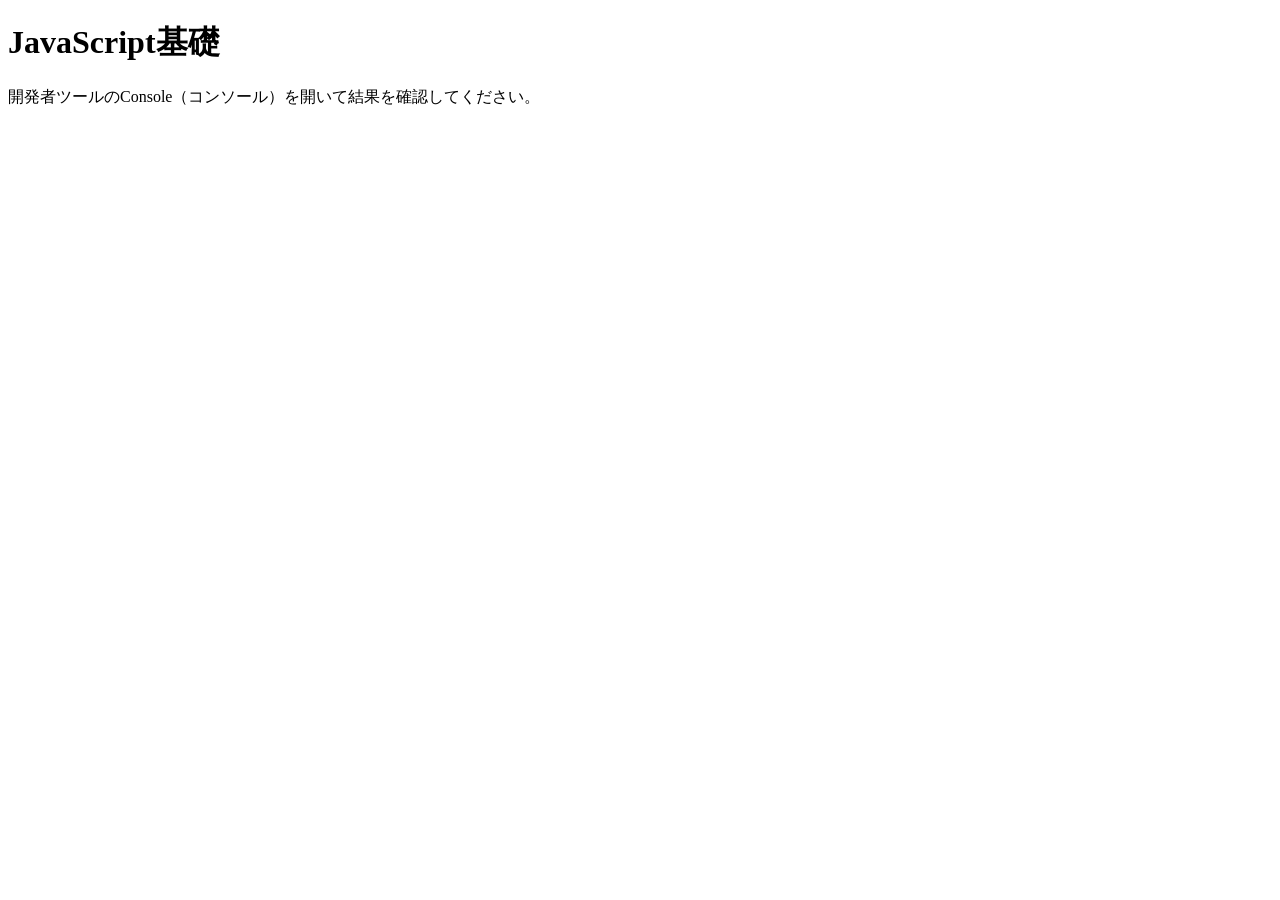
<file: 01_basics/index.html>
<!DOCTYPE html>
<html lang="ja">

<head>
    <meta charset="UTF-8">
    <meta name="viewport" content="width=device-width, initial-scale=1.0">
    <title>01_basics</title>
</head>

<body>
    <h1>JavaScript基礎</h1>
    <p>開発者ツールのConsole（コンソール）を開いて結果を確認してください。</p>
    <script>

        //1行コメント
        /* 複数コメント*/
        console.log('js!,123,玉ねぎ');
        console.warn('warn');
        console.error('error');
        console.table(['apple', 'banana']);

        let nema;
        console.log(name);
        nema = 'hisada';
        console.log(nema);

        console.log(6 + 9);
        console.log(10 - 6);
        console.log(3 * 7);
        console.log(10 / 5);
        console.log(7 % 3);
        console.log(3 ** 2);

        let x = 1;
        x = x + 1;
        /* x+1だけでは変数の値は変わらない。
        必ずnk、計算した結果を代入する必要がある*/
        console.log(x);

        x += 100;
        console.log(x);

        x++;
        console.log(x);

        x--;
        console.log(x);

        console.log(typeof 'hello');
        console.log('x' + 'px');

        const person = `hisada`;
        const points = 120;
        console.log(`こんにちは、＄{person}さん。点数は＄{points/2}です。`);

    </script>
</body>

</html>
</file>
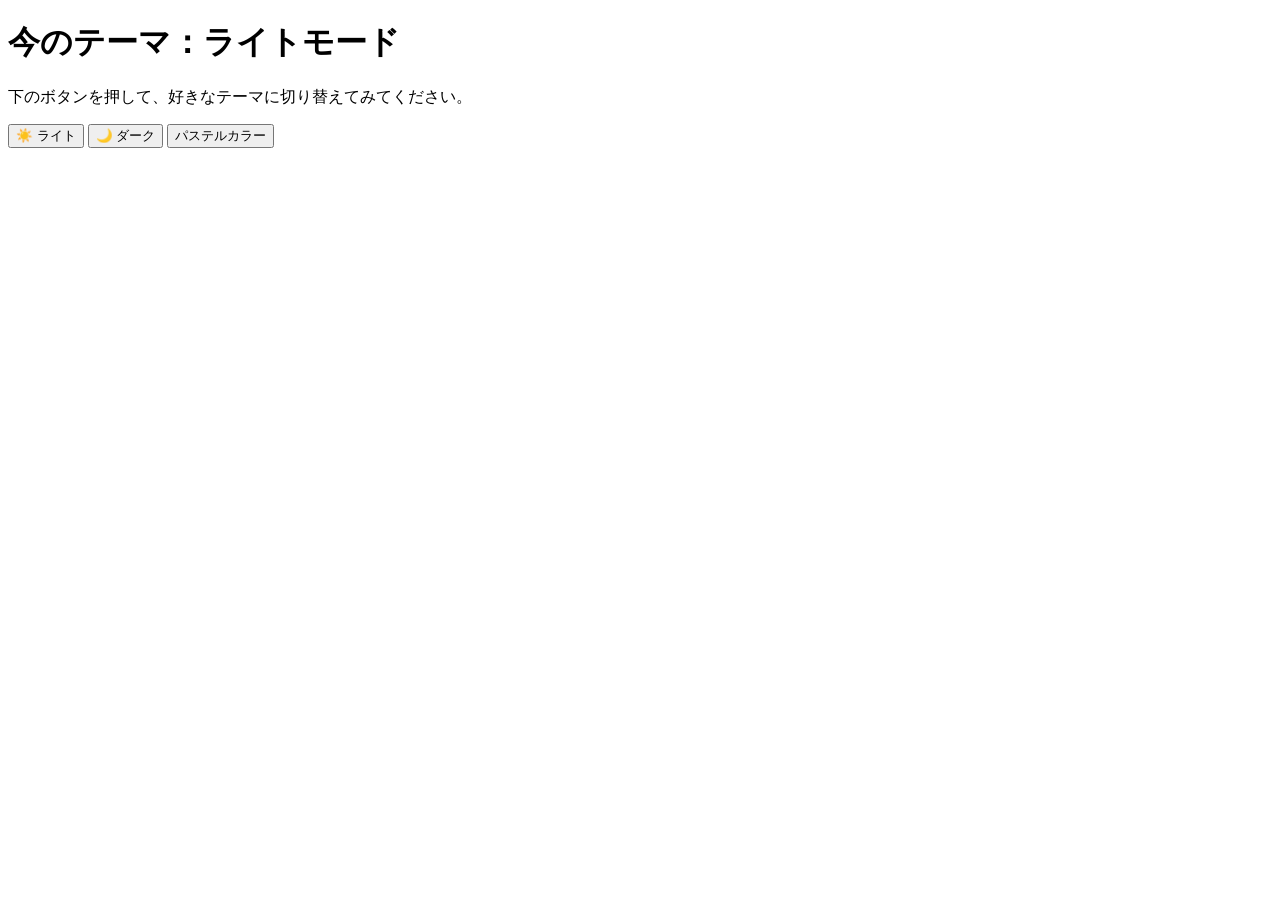
<file: 02_dom/index.html>
<!DOCTYPE html>
<html lang="ja">

<head>
    <meta charset="UTF-8">
    <meta name="viewport" content="width=device-width, initial-scale=1.0">
    <title>02_課題「テーマスイッチャー」</title>
    <script defer src="js/main.js"></script>
</head>

<body>
    <h1 id="theme-title">今のテーマ：ライトモード</h1>
    <p id="theme-desc">下のボタンを押して、好きなテーマに切り替えてみてください。</p>

    <div class="btn-group">
        <button id="btn-light">☀️ ライト</button>
        <button id="btn-dark">🌙 ダーク</button>
        <button id="btn-pasuteru">パステルカラー</button>
    </div>
</body>

</html>
</file>
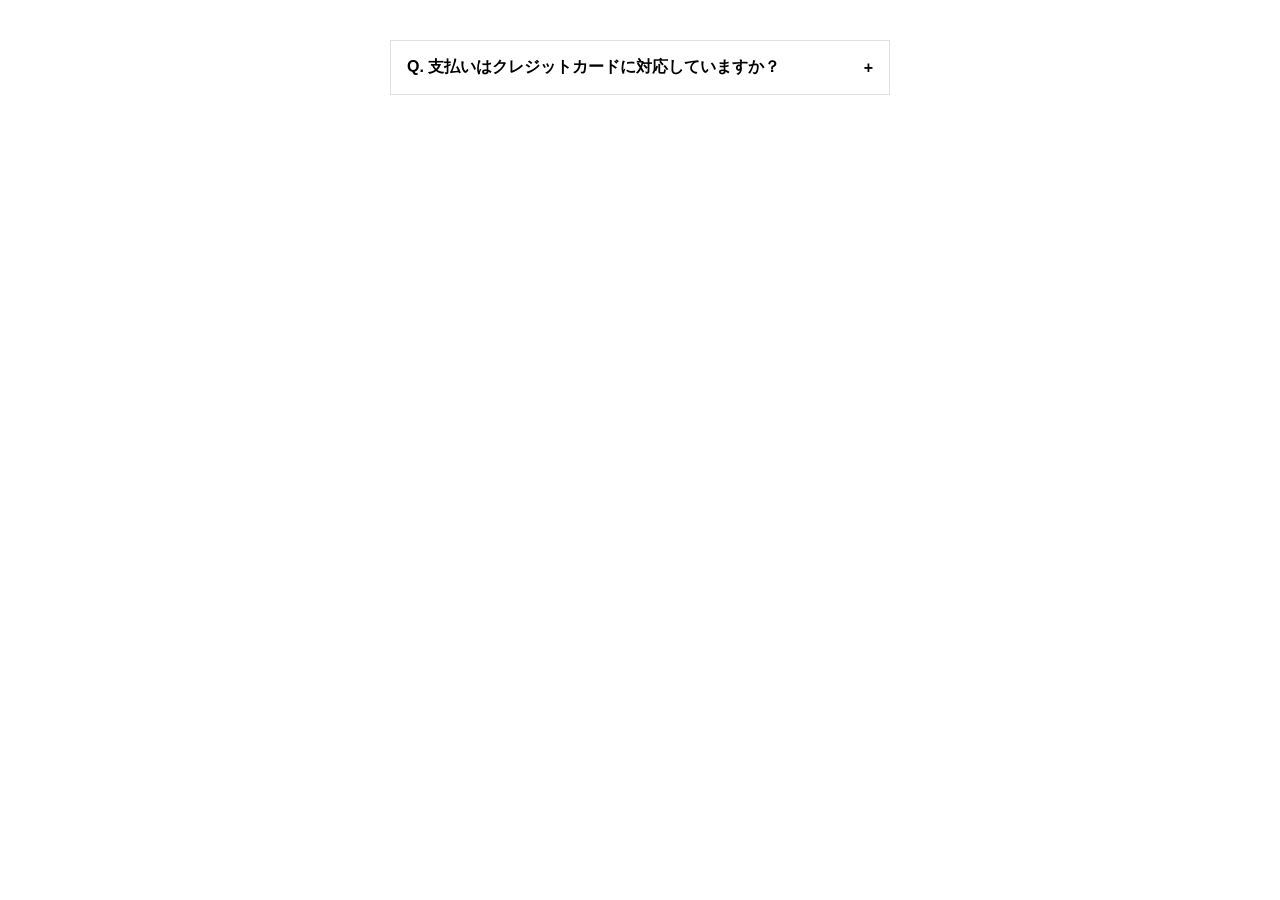
<file: 03_events/accordion/index.html>
<!DOCTYPE html>
<html lang="ja">
<head>
    <meta charset="UTF-8">
    <meta name="viewport" content="width=device-width, initial-scale=1.0">
    <title>ハンバーガーメニュー</title>
    <link rel="stylesheet" href="css/style.css">
    <script defer src="js/main.js"></script>
</head>
<body>
    <div class="accordion">
        <div class="accordion-item">
            <button id="accordion-btn" class="accordion-btn">
                Q. 支払いはクレジットカードに対応していますか？
                <span class="icon">+</span>
            </button>
            <div id="accordion-content" class="accordion-content">
                <p>はい、主要なクレジットカード（Visa, MasterCard, JCBなど）に対応しております。</p>
            </div>
        </div>
    </div>
</body>
</html>
</file>
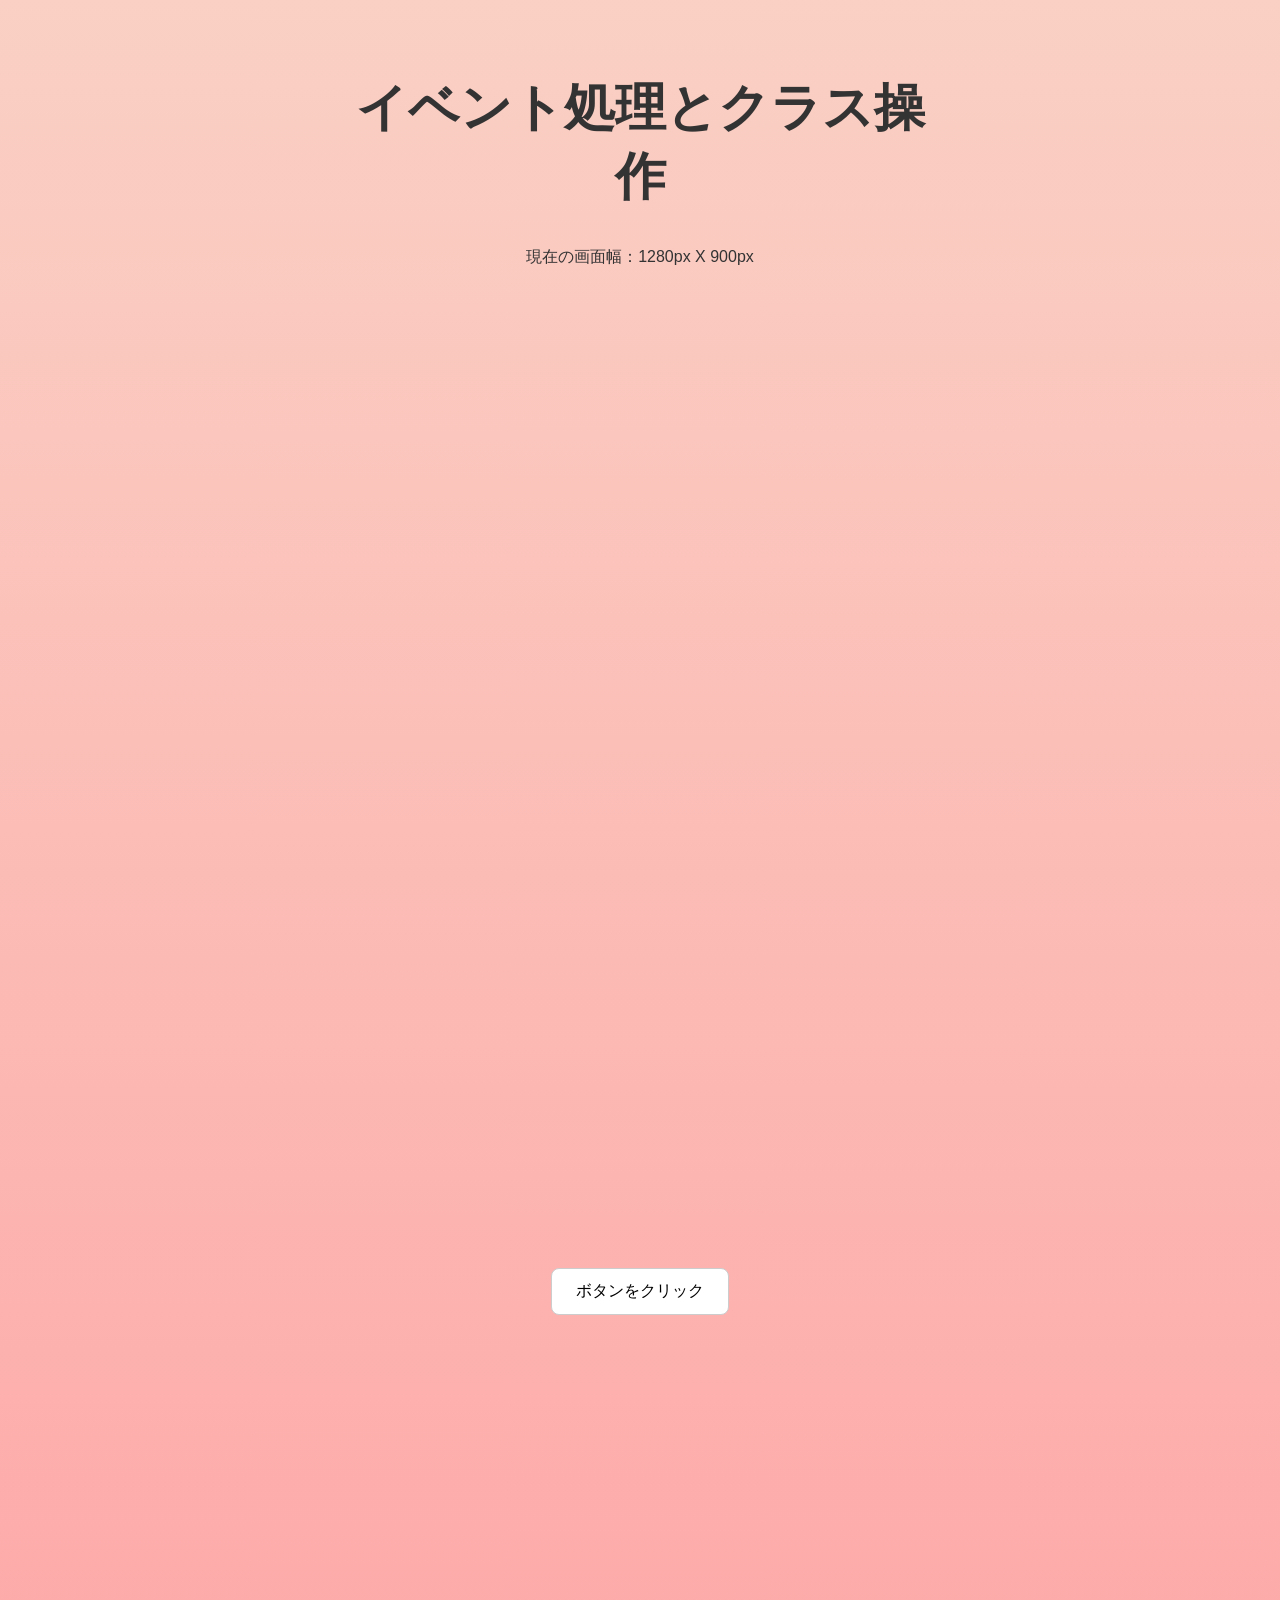
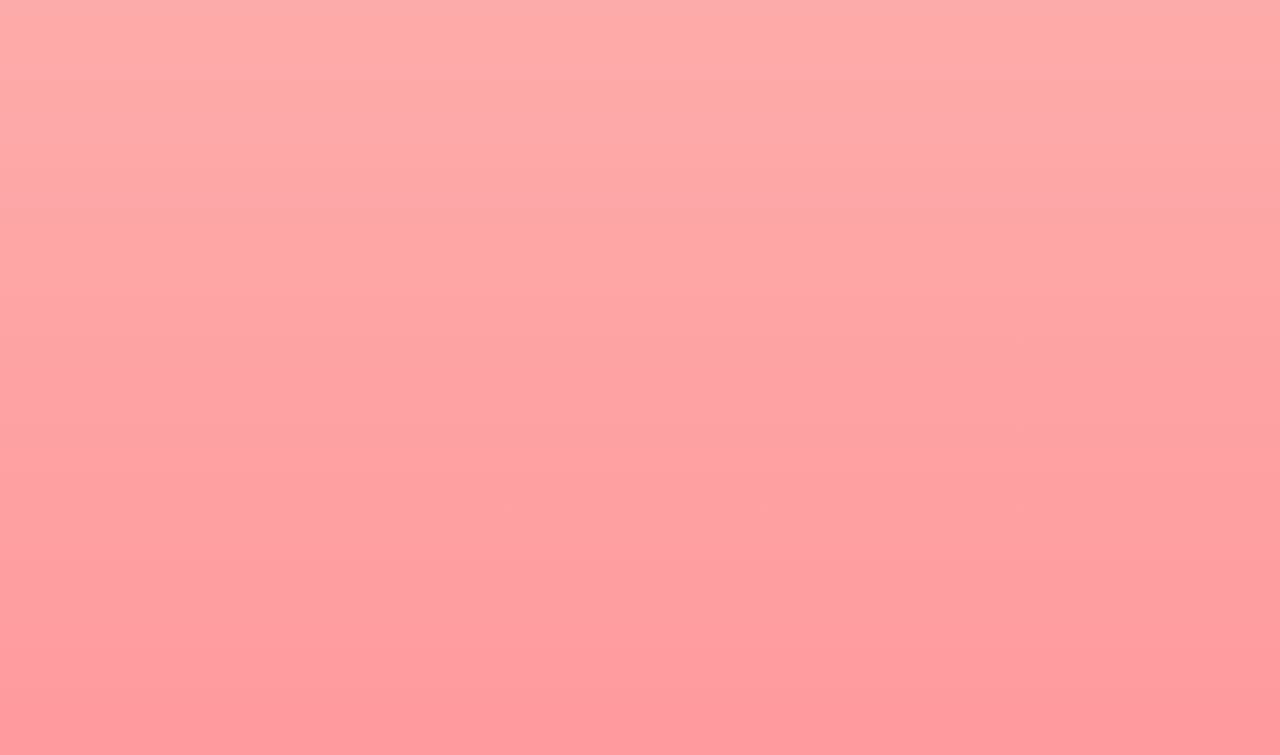
<file: 03_events/sample/index.html>
<!DOCTYPE html>
<html lang="ja">
<head>
    <meta charset="UTF-8">
    <meta name="viewport" content="width=device-width, initial-scale=1.0">
    <title>03_イベント処理とクラス操作</title>
    <link rel="stylesheet" href="css/style.css">
    <script defer src="js/main.js"></script>
</head>
<body>
    <div class="container">
        <h1 id="main-title">イベント処理とクラス操作</h1>
        <div class="size-display">
            現在の画面幅：<span id="window-width">0</span>px X
            <span id="window-innerHeight">0</span>px
        </div>
        <button id="btn" class="btn">ボタンをクリック</button>

    </div>
</body>
</html>
</file>
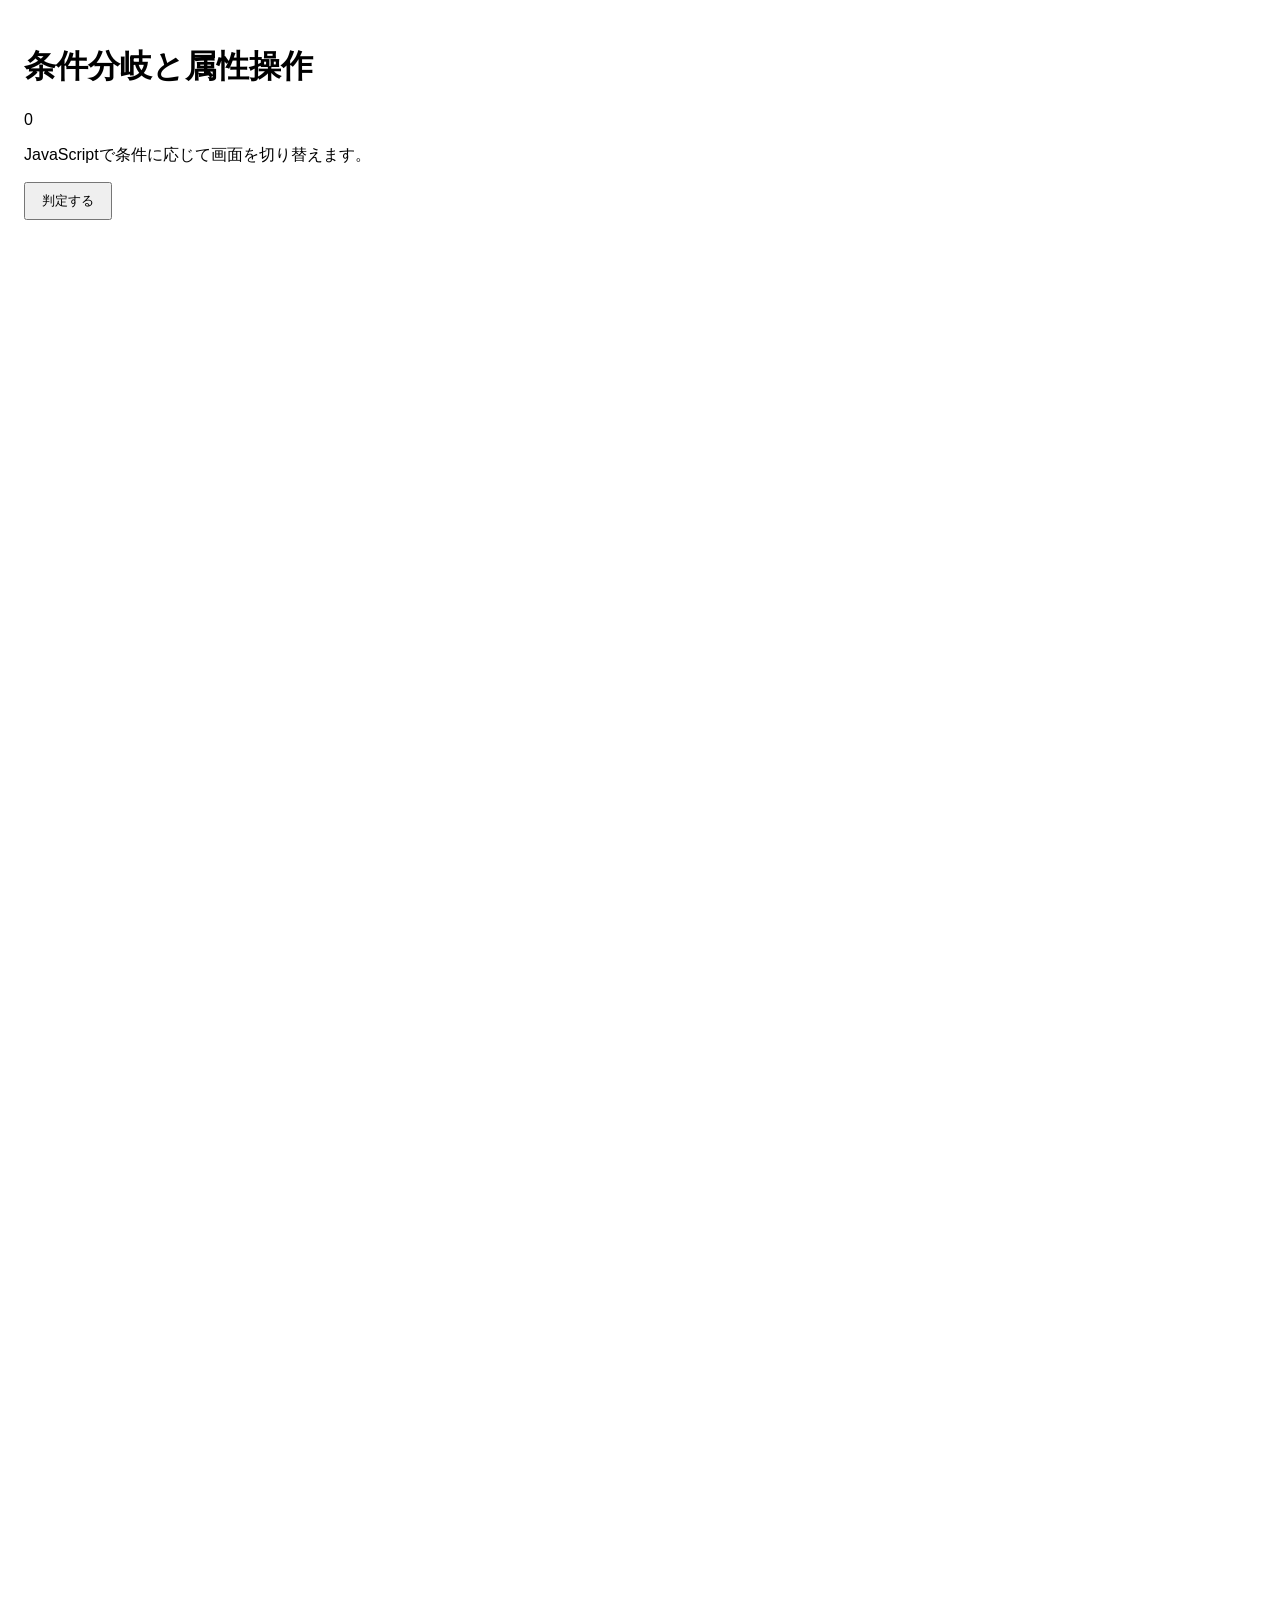
<file: 04_conditions/practice01/index.html>
<!DOCTYPE html>
<html lang="ja">
<head>
    <meta charset="UTF-8">
    <meta name="viewport" content="width=device-width, initial-scale=1.0">
    <title>04_条件分岐</title>
    <link rel="stylesheet" href="css/style.css">
    <script defer src="js/main.js"></script>
</head>
<body>
    <h1 id="main-title">条件分岐と属性操作</h1>
    <p id="count">0</p>
    <p id="message">JavaScriptで条件に応じて画面を切り替えます。</p>
    <button id="btn">判定する</button>

    <button id="page-top" class="page-top">TOP</button>
</body>
</html>
</file>
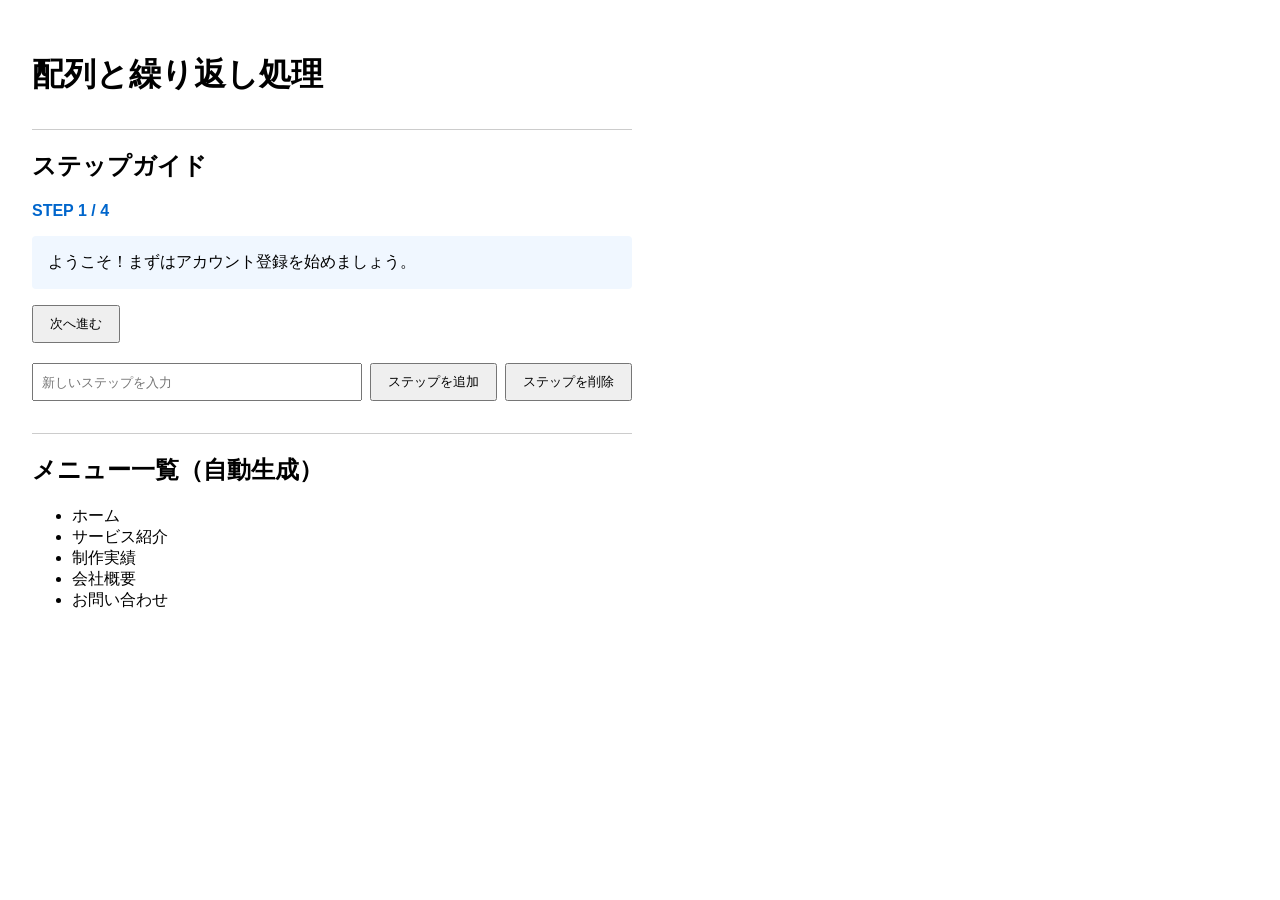
<file: 05_arrays_loops/practice01/index.html>
<!DOCTYPE html>
<html lang="ja">
<head>
    <meta charset="UTF-8">
    <meta name="viewport" content="width=device-width, initial-scale=1.0">
    <title>05_配列と繰り返し処理</title>
    <link rel="stylesheet" href="css/style.css">
    <script defer src="js/main.js"></script>
</head>
<body>
    <h1 id="main-title">配列と繰り返し処理</h1>

    <!-- ステップガイドで使用：ステップメッセージ表示エリア -->
    <section>
        <h2>ステップガイド</h2>
        <p id="step-indicator">STEP 1 / 4</p>
        <p id="step-message">ここにガイドメッセージが表示されます。</p>
        <button id="next-btn">次へ進む</button>

        <!-- pushの練習で使用：ステップ追加フォーム -->
        <div class="add-step-form">
            <input type="text" id="new-step-input" placeholder="新しいステップを入力">
            <button type="button" id="add-btn">ステップを追加</button>
            <button type="button" id="remove-btn">ステップを削除</button>
        </div>
    </section>

    <!-- メニュー一覧自動生成で使用：メニューリスト自動生成エリア -->
    <section>
        <h2>メニュー一覧（自動生成）</h2>
        <ul id="menu-list"></ul>
    </section>
</body>
</html>
</file>
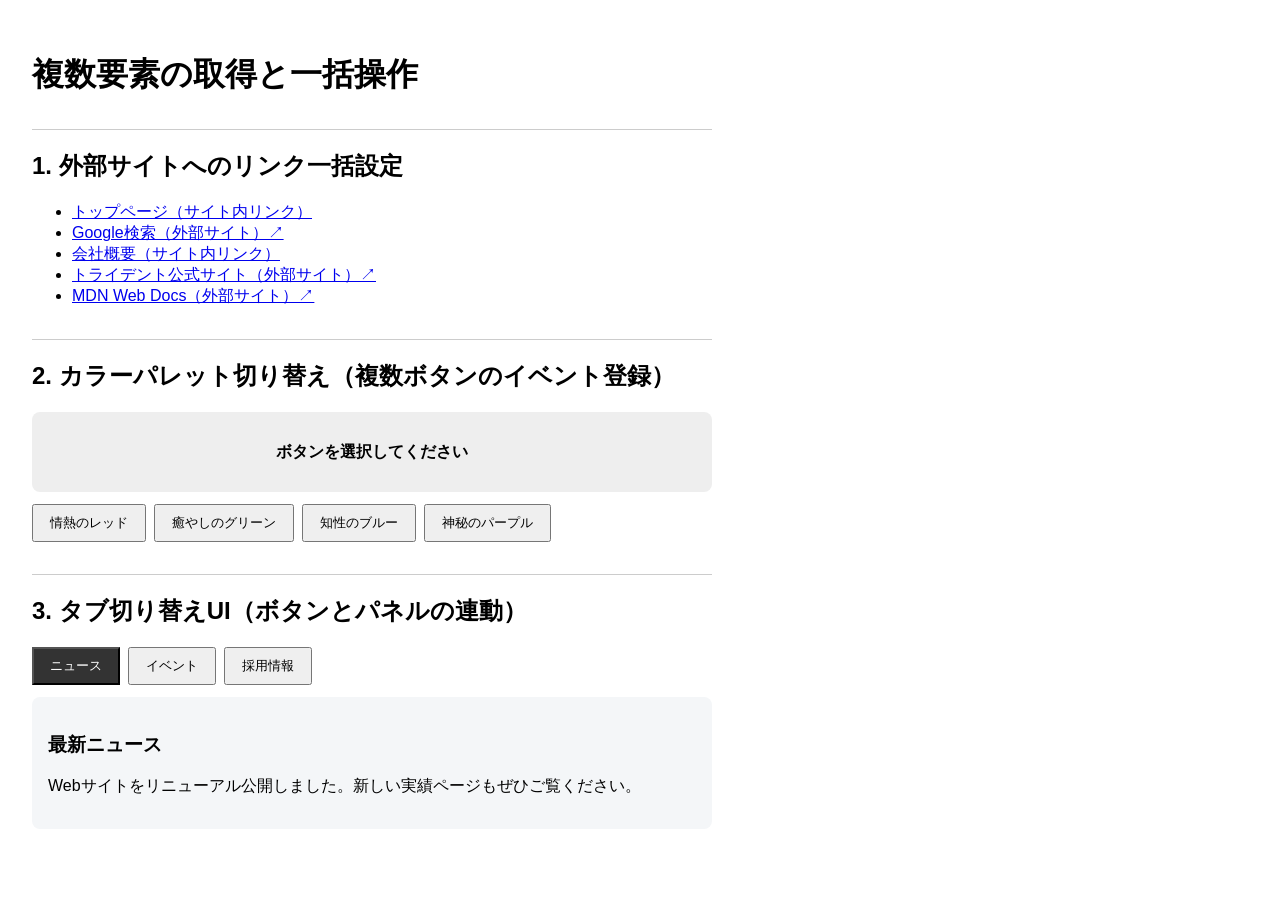
<file: 05_arrays_loops/practice02/index.html>
<!DOCTYPE html>
<html lang="ja">
<head>
    <meta charset="UTF-8">
    <meta name="viewport" content="width=device-width, initial-scale=1.0">
    <title>05_複数要素の一括操作</title>
    <link rel="stylesheet" href="css/style.css">
    <script defer src="js/main.js"></script>
</head>
<body>
    <h1>複数要素の取得と一括操作</h1>

    <!-- 1. 外部リンクの一括設定エリア -->
    <section>
        <h2>1. 外部サイトへのリンク一括設定</h2>
        <ul class="link-list">
            <li><a href="index.html">トップページ（サイト内リンク）</a></li>
            <li><a href="https://www.google.com">Google検索（外部サイト）</a></li>
            <li><a href="about.html">会社概要（サイト内リンク）</a></li>
            <li><a href="https://computer.trident.ac.jp">トライデント公式サイト（外部サイト）</a></li>
            <li><a href="https://developer.mozilla.org/ja/">MDN Web Docs（外部サイト）</a></li>
        </ul>
    </section>

    <!-- 2. カラーパレット切り替えエリア -->
    <section>
        <h2>2. カラーパレット切り替え（複数ボタンのイベント登録）</h2>
        <div id="color-preview" class="color-preview">ボタンを選択してください</div>
        <div class="btn-group">
            <button type="button" class="color-btn">情熱のレッド</button>
            <button type="button" class="color-btn">癒やしのグリーン</button>
            <button type="button" class="color-btn">知性のブルー</button>
            <button type="button" class="color-btn">神秘のパープル</button>
        </div>
    </section>

    <!-- 3. タブ切り替えエリア -->
    <section>
        <h2>3. タブ切り替えUI（ボタンとパネルの連動）</h2>
        <div class="tab-buttons">
            <button type="button" class="tab-btn is-active">ニュース</button>
            <button type="button" class="tab-btn">イベント</button>
            <button type="button" class="tab-btn">採用情報</button>
        </div>

        <div class="tab-contents">
            <div class="tab-panel is-active">
                <h3>最新ニュース</h3>
                <p>Webサイトをリニューアル公開しました。新しい実績ページもぜひご覧ください。</p>
            </div>
            <div class="tab-panel">
                <h3>イベント情報</h3>
                <p>春のオープンキャンパス＆Webデザイン体験授業を来月開催します。</p>
            </div>
            <div class="tab-panel">
                <h3>採用情報</h3>
                <p>2027年度 新卒Webデザイナー・フロントエンドエンジニアの募集要項を公開しました。</p>
            </div>
        </div>
    </section>
</body>
</html>
</file>
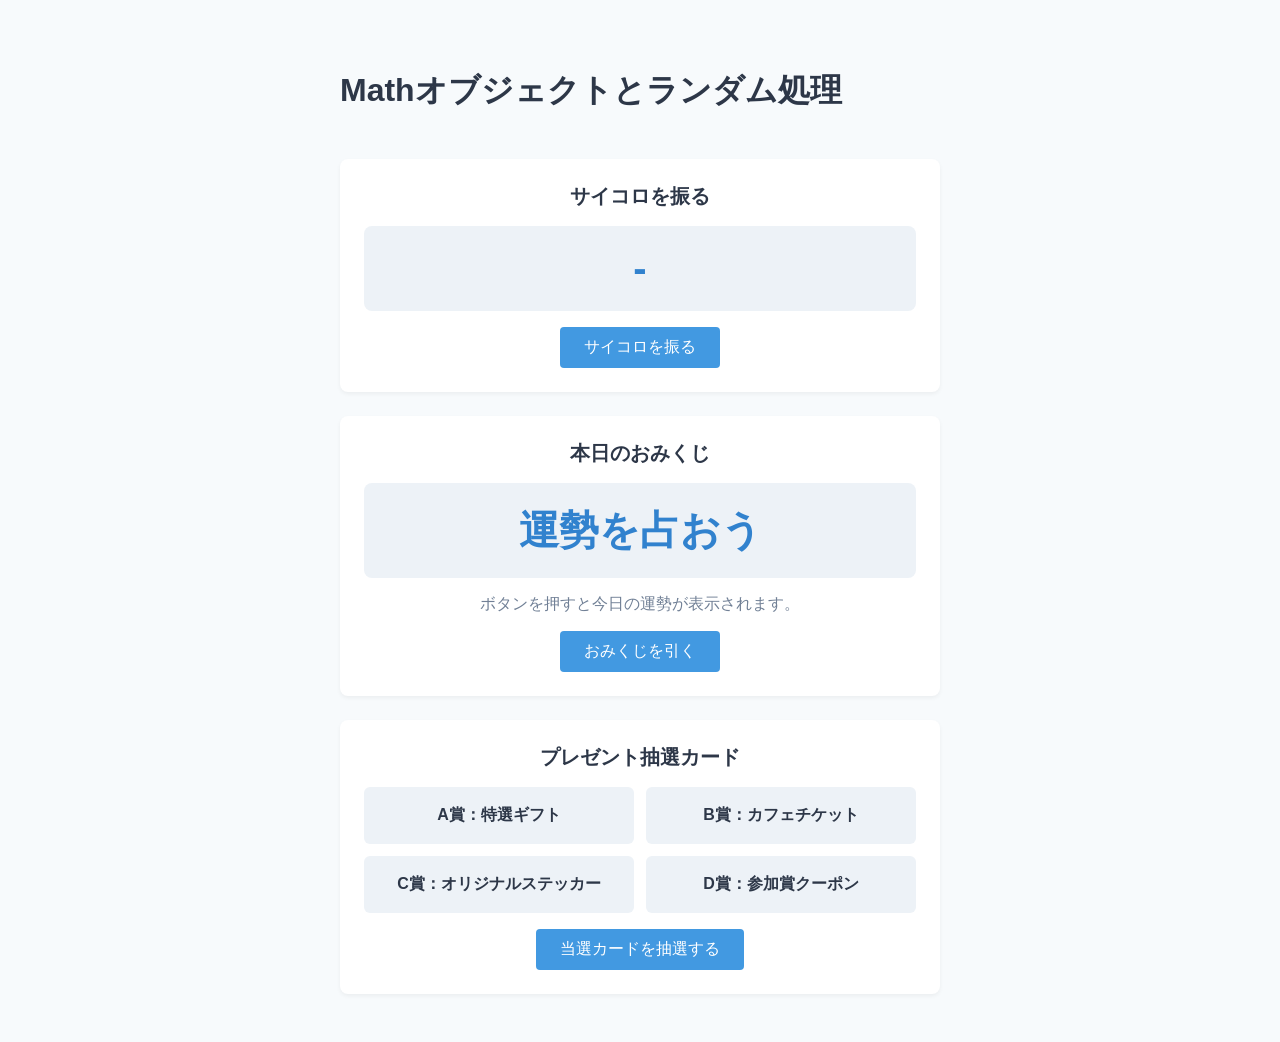
<file: 06_math_random/practice01/index.html>
<!DOCTYPE html>
<html lang="ja">
<head>
    <meta charset="UTF-8">
    <meta name="viewport" content="width=device-width, initial-scale=1.0">
    <title>06_ループの応用とMathオブジェクト</title>
    <link rel="stylesheet" href="css/style.css">
    <script defer src="js/main.js"></script>
</head>
<body>
    <div class="container">
        <h1>Mathオブジェクトとランダム処理</h1>

        <!-- 演習1：サイコロシミュレーター -->
        <section class="demo-box">
            <h2>サイコロを振る</h2>
            <div id="dice-result" class="result-display">-</div>
            <button type="button" id="roll-dice-btn" class="action-btn">サイコロを振る</button>
        </section>

        <!-- 演習2：おみくじUI -->
        <section class="demo-box">
            <h2>本日のおみくじ</h2>
            <div id="omikuji-result" class="result-display">運勢を占おう</div>
            <p id="omikuji-message" class="sub-message">ボタンを押すと今日の運勢が表示されます。</p>
            <button type="button" id="omikuji-btn" class="action-btn">おみくじを引く</button>
        </section>

        <!-- 演習3：ランダム当選カード（querySelectorAll × 排他制御） -->
        <section class="demo-box">
            <h2>プレゼント抽選カード</h2>
            <div class="card-grid">
                <div class="card">A賞：特選ギフト</div>
                <div class="card">B賞：カフェチケット</div>
                <div class="card">C賞：オリジナルステッカー</div>
                <div class="card">D賞：参加賞クーポン</div>
            </div>
            <button type="button" id="draw-card-btn" class="action-btn">当選カードを抽選する</button>
        </section>
    </div>
</body>
</html>
</file>
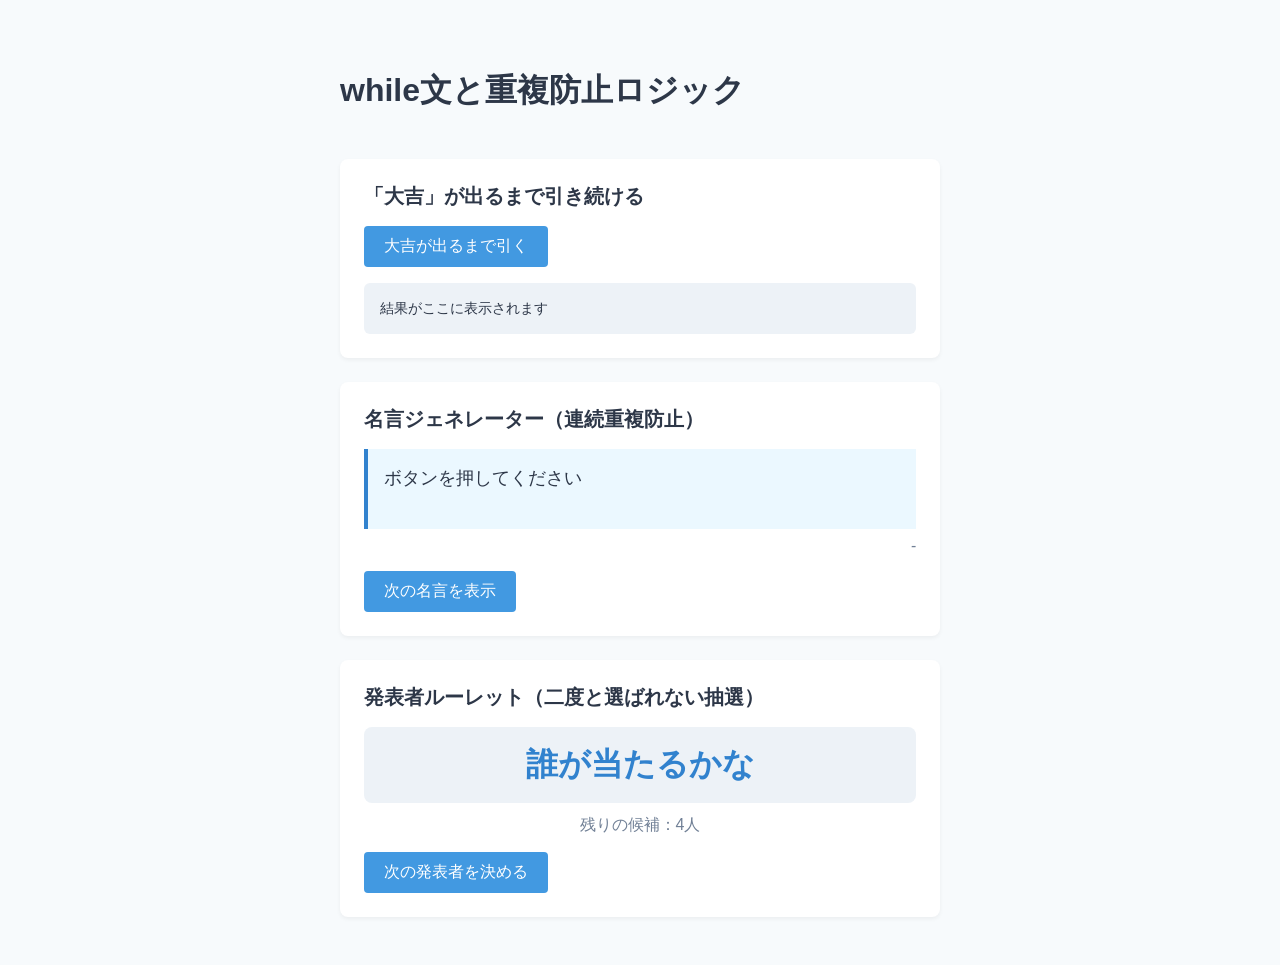
<file: 06_math_random/practice02/index.html>
<!DOCTYPE html>
<html lang="ja">
<head>
    <meta charset="UTF-8">
    <meta name="viewport" content="width=device-width, initial-scale=1.0">
    <title>06_while文と重複防止ロジック</title>
    <link rel="stylesheet" href="css/style.css">
    <script defer src="js/main.js"></script>
</head>
<body>
    <div class="container">
        <h1>while文と重複防止ロジック</h1>

        <!-- 演習1：目標が出るまで回すシミュレーター -->
        <section class="demo-box">
            <h2>「大吉」が出るまで引き続ける</h2>
            <button type="button" id="draw-until-btn" class="action-btn">大吉が出るまで引く</button>
            <div id="draw-log" class="log-area">結果がここに表示されます</div>
        </section>

        <!-- 演習2：連続重複防止メッセージ -->
        <section class="demo-box">
            <h2>名言ジェネレーター（連続重複防止）</h2>
            <blockquote id="quote-text" class="quote-display">ボタンを押してください</blockquote>
            <p id="quote-author" class="quote-author">-</p>
            <button type="button" id="quote-btn" class="action-btn">次の名言を表示</button>
        </section>

        <!-- 演習3：発表者ルーレット（二度と選ばれない抽選） -->
        <section class="demo-box">
            <h2>発表者ルーレット（二度と選ばれない抽選）</h2>
            <div id="presenter-result" class="result-display">誰が当たるかな</div>
            <p id="remaining-count" class="sub-message">残りの候補：4人</p>
            <button type="button" id="presenter-btn" class="action-btn">次の発表者を決める</button>
        </section>
    </div>
</body>
</html>
</file>
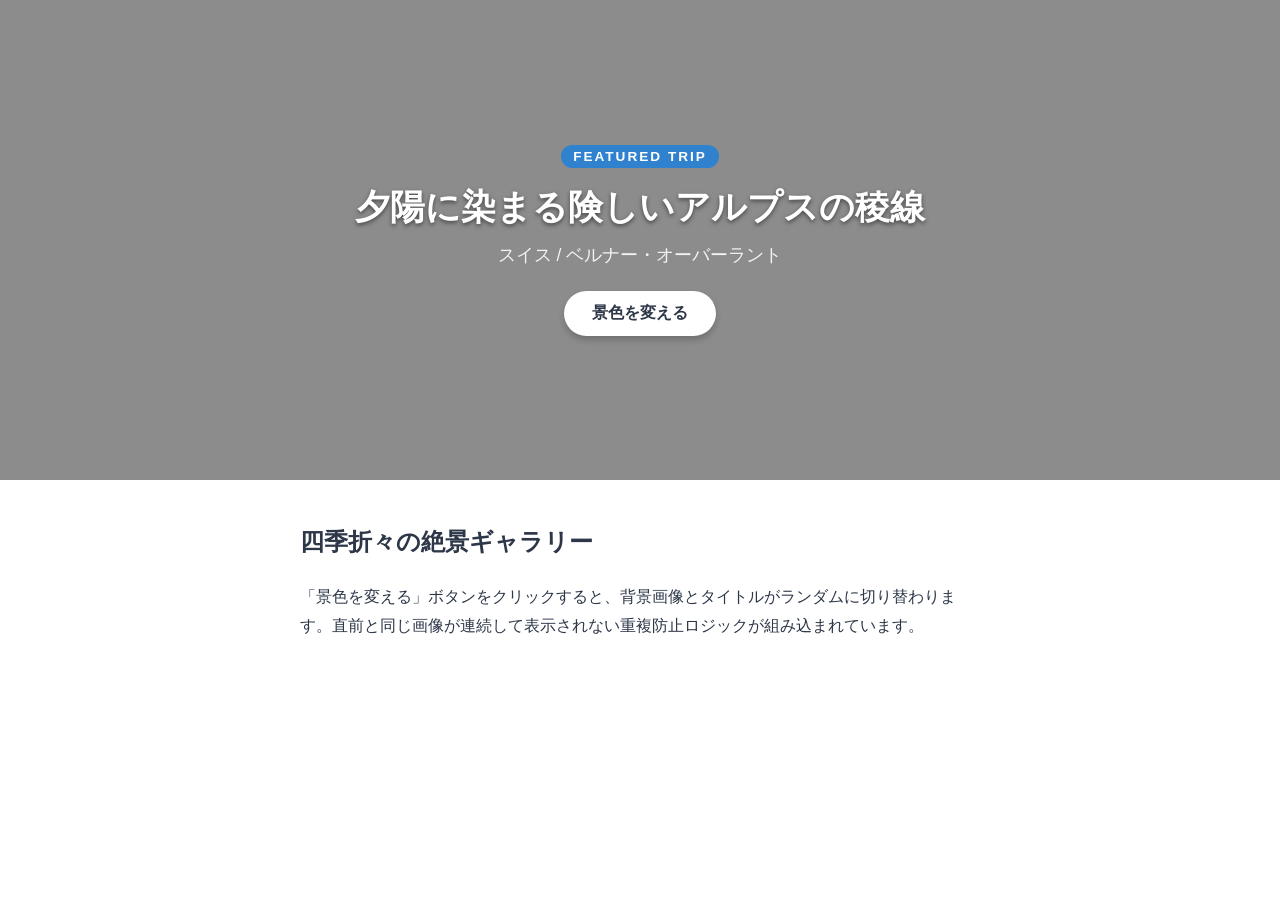
<file: 06_math_random/randomHero/index.html>
<!DOCTYPE html>
<html lang="ja">
<head>
    <meta charset="UTF-8">
    <meta name="viewport" content="width=device-width, initial-scale=1.0">
    <title>06_課題：ランダムヒーローセクション</title>
    <link rel="stylesheet" href="css/style.css">
    <script defer src="js/main.js"></script>
</head>
<body>
    <!-- ヒーローヘッダーエリア -->
    <header id="hero-header" class="hero-header">
        <div class="hero-overlay"></div>
        <div class="hero-content">
            <span id="hero-tag" class="hero-tag">FEATURED TRIP</span>
            <h1 id="hero-title">未知なる世界の絶景へ旅立とう</h1>
            <p id="hero-location" class="hero-location">スイス・アルプス連峰</p>
            <button type="button" id="change-bg-btn" class="hero-btn">景色を変える</button>
        </div>
    </header>

    <!-- 補足コンテンツエリア -->
    <main class="main-content">
        <h2>四季折々の絶景ギャラリー</h2>
        <p>「景色を変える」ボタンをクリックすると、背景画像とタイトルがランダムに切り替わります。直前と同じ画像が連続して表示されない重複防止ロジックが組み込まれています。</p>
    </main>
</body>
</html>
</file>
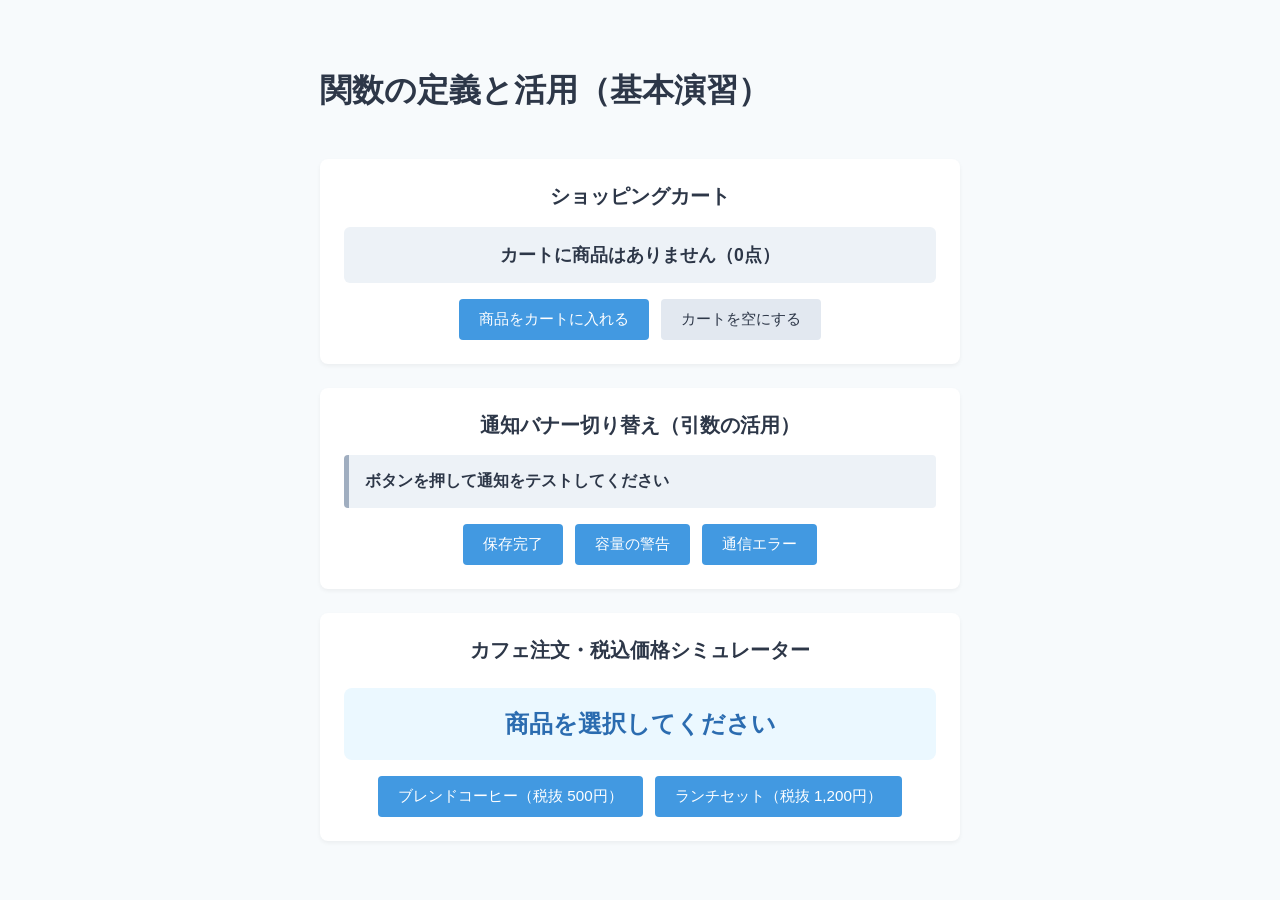
<file: 07_functions/practice01/index.html>
<!DOCTYPE html>
<html lang="ja">
<head>
    <meta charset="UTF-8">
    <meta name="viewport" content="width=device-width, initial-scale=1.0">
    <title>07_関数の定義と活用</title>
    <link rel="stylesheet" href="css/style.css">
    <script defer src="js/main.js"></script>
</head>
<body>
    <div class="container">
        <h1>関数の定義と活用（基本演習）</h1>

        <!-- 演習1：引数なしの関数（ショッピングカートの初期化・リセット） -->
        <section class="demo-box">
            <h2>ショッピングカート</h2>
            <p id="cart-display" class="cart-box">読み込み中...</p>
            <div class="btn-group">
                <button type="button" id="add-cart-btn" class="action-btn">商品をカートに入れる</button>
                <button type="button" id="clear-cart-btn" class="sub-btn">カートを空にする</button>
            </div>
        </section>

        <!-- 演習2：引数ありの関数（通知バナーの切り替え） -->
        <section class="demo-box">
            <h2>通知バナー切り替え（引数の活用）</h2>
            <div id="alert-banner" class="alert-banner">ボタンを押して通知をテストしてください</div>
            <div class="btn-group">
                <button type="button" id="success-btn" class="action-btn">保存完了</button>
                <button type="button" id="warning-btn" class="action-btn">容量の警告</button>
                <button type="button" id="error-btn" class="action-btn">通信エラー</button>
            </div>
        </section>

        <!-- 演習3：戻り値（return）の活用（税込価格シミュレーター） -->
        <section class="demo-box">
            <h2>カフェ注文・税込価格シミュレーター</h2>
            <p id="price-result" class="result-display">商品を選択してください</p>
            <div class="btn-group">
                <button type="button" id="coffee-btn" class="action-btn">ブレンドコーヒー（税抜 500円）</button>
                <button type="button" id="lunch-btn" class="action-btn">ランチセット（税抜 1,200円）</button>
            </div>
        </section>
    </div>
</body>
</html>
</file>
<file: 03_events/accordion/css/style.css>
@charset "UTF-8";

.accordion {
    max-width: 500px;
    margin: 40px auto;
}

.accordion-btn {
    width: 100%;
    padding: 16px;
    text-align: left;
    background-color: #ffffff;
    border: 1px solid #e0e0e0;
    cursor: pointer;
    display: flex;
    justify-content: space-between;
    align-items: center;
    font-size: 16px;
    font-weight: bold;
}

.accordion-content {
    display: none;
    /* 初期状態は非表示 */
    padding: 16px;
    background-color: #f9f9f9;
    border: 1px solid #e0e0e0;
    border-top: none;
}


/* transform: translateY(8px) rotate(45deg); */


.accordion-content.is-open {
    display: block;
    padding: 16px;
    background-color: #f9f9f9;
    border: 1px solid #e0e0e0;
    border-top: none;
}
</file>
<file: 03_events/sample/css/style.css>
@charset "UTF-8";

body {
    margin: 0;
    padding: 40px 20px;
    font-family: sans-serif;
    background-color: #f4f6f8;
    color: #333333;
}

.container {
    max-width: 600px;
    margin: 0 auto;
    text-align: center;
}

.btn {
    margin: 1000px 0;
    padding: 12px 24px;
    font-size: 16px;
    border: 1px solid #cccccc;
    border-radius: 8px;
    background-color: #ffffff;
    cursor: pointer;
    /* transition: all 0.3s ease; */
}

.btn:hover {
    opacity: 0.8;
}

.btn.is-active {
    background-color: #0066cc;
    color: #ffffff;
}
</file>
<file: 04_conditions/practice01/css/style.css>
@charset "UTF-8";

body {
    margin: 0;
    padding: 24px;
    font-family: sans-serif;
    max-width: 600px;
}

button {
    padding: 8px 16px;
    cursor: pointer;
}

/* トップへ戻るボタン（初期状態は非表示） */
.page-top {
    position: fixed;
    right: 24px;
    bottom: 24px;
    padding: 14px 20px;
    font-size: 14px;
    font-weight: bold;
    border: none;
    border-radius: 50px;
    background-color: #333333;
    color: #ffffff;
    cursor: pointer;
    opacity: 0;
    visibility: hidden;
    transition: opacity 0.3s ease, visibility 0.3s ease;
    box-shadow: 0 4px 12px rgba(0, 0, 0, 0.15);
}

.page-top:hover {
    background-color: #555555;
}

/* 300px以上スクロールしたときの状態（状態クラス） */
.page-top.is-active {
    opacity: 1;
    visibility: visible;
}

/* ページをスクロールできるように一時的に余白を持たせる */
#btn {
    margin-bottom: 2000px;
    /* スクロール用の大きな余白 */
}
</file>
<file: 05_arrays_loops/practice01/css/style.css>
@charset "UTF-8";

body {
    padding: 24px;
    font-family: sans-serif;
    max-width: 600px;
}

section {
    margin-top: 32px;
    border-top: 1px solid #ccc;
}

#step-indicator {
    font-weight: bold;
    color: #0066cc;
}

#step-message {
    padding: 16px;
    background-color: #f0f7ff;
    border-radius: 4px;
}

button {
    padding: 8px 16px;
    cursor: pointer;
}

.add-step-form {
    margin-top: 20px;
    display: flex;
    gap: 8px;
}

input {
    padding: 8px;
    flex: 1;
}
</file>
<file: 05_arrays_loops/practice02/css/style.css>
@charset "UTF-8";

body {
    padding: 24px;
    font-family: sans-serif;
    max-width: 680px;
}

section {
    margin-top: 32px;
    border-top: 1px solid #ccc;
}

.color-preview {
    height: 80px;
    background: #eee;
    display: grid;
    place-items: center;
    font-weight: bold;
    border-radius: 8px;
    margin-bottom: 12px;
}

.btn-group,
.tab-buttons {
    display: flex;
    gap: 8px;
    flex-wrap: wrap;
}

button {
    padding: 8px 16px;
    cursor: pointer;
}

button.is-active {
    background: #333;
    color: #fff;
}

.tab-panel {
    display: none;
    margin-top: 12px;
    padding: 16px;
    background: #f4f6f8;
    border-radius: 8px;
}

.tab-panel.is-active {
    display: block;
}
</file>
<file: 06_math_random/practice01/css/style.css>
@charset "UTF-8";

* {
    box-sizing: border-box;
}

body {
    font-family: sans-serif;
    padding: 40px 20px;
    background-color: #f7fafc;
    color: #2d3748;
}

.container {
    max-width: 600px;
    margin: 0 auto;
    display: flex;
    flex-direction: column;
    gap: 24px;
}

.demo-box {
    background: #ffffff;
    padding: 24px;
    border-radius: 8px;
    box-shadow: 0 2px 4px rgba(0, 0, 0, 0.05);
    text-align: center;
}

.demo-box h2 {
    margin-top: 0;
    margin-bottom: 16px;
    font-size: 1.25rem;
}

.result-display {
    font-size: 2.5rem;
    font-weight: bold;
    padding: 20px;
    background-color: #edf2f7;
    border-radius: 8px;
    margin-bottom: 16px;
    color: #3182ce;
}

.sub-message {
    margin-top: 0;
    margin-bottom: 16px;
    color: #718096;
}

.action-btn {
    padding: 10px 24px;
    background-color: #4299e1;
    color: #ffffff;
    border: none;
    border-radius: 4px;
    font-size: 1rem;
    cursor: pointer;
}

.action-btn:hover {
    background-color: #3182ce;
}

/* 演習3：カードグリッドとアクティブ状態 */
.card-grid {
    display: grid;
    grid-template-columns: repeat(2, 1fr);
    gap: 12px;
    margin-bottom: 16px;
}

.card {
    padding: 16px;
    background-color: #edf2f7;
    border-radius: 6px;
    font-weight: bold;
    border: 2px solid transparent;
    transition: all 0.2s ease;
}

.card.is-active {
    background-color: #ebf8ff;
    border-color: #3182ce;
    color: #2b6cb0;
    box-shadow: 0 0 10px rgba(49, 130, 206, 0.3);
}
</file>
<file: 06_math_random/practice02/css/style.css>
@charset "UTF-8";

* {
    box-sizing: border-box;
}

body {
    font-family: sans-serif;
    padding: 40px 20px;
    background-color: #f7fafc;
    color: #2d3748;
}

.container {
    max-width: 600px;
    margin: 0 auto;
    display: flex;
    flex-direction: column;
    gap: 24px;
}

.demo-box {
    background: #ffffff;
    padding: 24px;
    border-radius: 8px;
    box-shadow: 0 2px 4px rgba(0, 0, 0, 0.05);
}

.demo-box h2 {
    margin-top: 0;
    margin-bottom: 16px;
    font-size: 1.25rem;
}

.action-btn {
    padding: 10px 20px;
    background-color: #4299e1;
    color: #ffffff;
    border: none;
    border-radius: 4px;
    font-size: 1rem;
    cursor: pointer;
}

.action-btn:hover {
    background-color: #3182ce;
}

.action-btn:disabled {
    opacity: 0.5;
    cursor: not-allowed;
}

.result-display {
    font-size: 2rem;
    font-weight: bold;
    padding: 16px;
    background-color: #edf2f7;
    border-radius: 8px;
    margin-bottom: 12px;
    color: #3182ce;
    text-align: center;
}

.sub-message {
    margin-top: 0;
    margin-bottom: 16px;
    color: #718096;
    text-align: center;
}

.log-area {
    margin-top: 16px;
    padding: 16px;
    background-color: #edf2f7;
    border-radius: 6px;
    font-family: monospace;
    font-size: 0.9rem;
    max-height: 180px;
    overflow-y: auto;
    text-align: left;
}

.quote-display {
    margin: 16px 0 8px;
    padding: 16px;
    background-color: #ebf8ff;
    border-left: 4px solid #3182ce;
    font-size: 1.15rem;
    font-weight: 500;
    min-height: 80px;
}

.quote-author {
    text-align: right;
    color: #718096;
    font-style: italic;
    margin-top: 0;
    margin-bottom: 16px;
}
</file>
<file: 06_math_random/randomHero/css/style.css>
@charset "UTF-8";

* {
    box-sizing: border-box;
}

body {
    margin: 0;
    font-family: sans-serif;
    color: #2d3748;
}

/* ヒーローセクション全体 */
.hero-header {
    position: relative;
    min-height: 480px;
    display: flex;
    align-items: center;
    justify-content: center;
    background-size: cover;
    background-position: center;
    background-repeat: no-repeat;
    transition: background-image 0.5s ease-in-out;
}

/* 写真の上の黒グラデーション（文字を読みやすくするオーバーレイ） */
.hero-overlay {
    position: absolute;
    top: 0;
    left: 0;
    width: 100%;
    height: 100%;
    background: rgba(0, 0, 0, 0.45);
}

/* ヒーロー内のテキスト群 */
.hero-content {
    position: relative;
    z-index: 1;
    text-align: center;
    color: #ffffff;
    padding: 24px;
    max-width: 720px;
}

.hero-tag {
    display: inline-block;
    font-size: 0.85rem;
    letter-spacing: 2px;
    background-color: #3182ce;
    padding: 4px 12px;
    border-radius: 20px;
    margin-bottom: 16px;
    font-weight: bold;
}

.hero-content h1 {
    font-size: 2.2rem;
    margin: 0 0 12px;
    text-shadow: 0 2px 4px rgba(0, 0, 0, 0.5);
}

.hero-location {
    font-size: 1.1rem;
    margin: 0 0 24px;
    opacity: 0.9;
}

.hero-btn {
    padding: 12px 28px;
    font-size: 1rem;
    font-weight: bold;
    color: #2d3748;
    background-color: #ffffff;
    border: none;
    border-radius: 30px;
    cursor: pointer;
    box-shadow: 0 4px 6px rgba(0, 0, 0, 0.2);
    transition: transform 0.2s, background-color 0.2s;
}

.hero-btn:hover {
    background-color: #edf2f7;
    transform: translateY(-2px);
}

/* 本文エリア */
.main-content {
    max-width: 720px;
    margin: 40px auto;
    padding: 0 20px;
    line-height: 1.8;
}
</file>
<file: 07_functions/practice01/css/style.css>
@charset "UTF-8";

* {
    box-sizing: border-box;
}

body {
    font-family: sans-serif;
    padding: 40px 20px;
    background-color: #f7fafc;
    color: #2d3748;
}

.container {
    max-width: 640px;
    margin: 0 auto;
    display: flex;
    flex-direction: column;
    gap: 24px;
}

.demo-box {
    background: #ffffff;
    padding: 24px;
    border-radius: 8px;
    box-shadow: 0 2px 4px rgba(0, 0, 0, 0.05);
    text-align: center;
}

.demo-box h2 {
    margin-top: 0;
    margin-bottom: 16px;
    font-size: 1.25rem;
}

.btn-group {
    display: flex;
    justify-content: center;
    flex-wrap: wrap;
    gap: 12px;
}

.action-btn {
    padding: 10px 20px;
    background-color: #4299e1;
    color: #ffffff;
    border: none;
    border-radius: 4px;
    font-size: 0.95rem;
    cursor: pointer;
}

.action-btn:hover {
    background-color: #3182ce;
}

.sub-btn {
    padding: 10px 20px;
    background-color: #e2e8f0;
    color: #2d3748;
    border: none;
    border-radius: 4px;
    font-size: 0.95rem;
    cursor: pointer;
}

.sub-btn:hover {
    background-color: #cbd5e0;
}

/* 演習1：ショッピングカート表示 */
.cart-box {
    padding: 16px;
    background-color: #edf2f7;
    border-radius: 6px;
    font-weight: bold;
    font-size: 1.1rem;
    margin-bottom: 16px;
}

.cart-box.has-item {
    background-color: #ebf8ff;
    color: #2b6cb0;
}

/* 演習2：通知バナー */
.alert-banner {
    padding: 16px;
    background-color: #edf2f7;
    border-left: 5px solid #a0aec0;
    border-radius: 4px;
    font-weight: bold;
    margin-bottom: 16px;
    text-align: left;
}

.alert-banner.is-success {
    background-color: #f0fff4;
    border-left-color: #38a169;
    color: #276749;
}

.alert-banner.is-warning {
    background-color: #fffff0;
    border-left-color: #d69e2e;
    color: #975a16;
}

.alert-banner.is-error {
    background-color: #fff5f5;
    border-left-color: #e53e3e;
    color: #9b2c2c;
}

/* 演習3：計算結果表示 */
.result-display {
    font-size: 1.5rem;
    font-weight: bold;
    padding: 20px;
    background-color: #ebf8ff;
    border-radius: 8px;
    margin-bottom: 16px;
    color: #2b6cb0;
}
</file>
